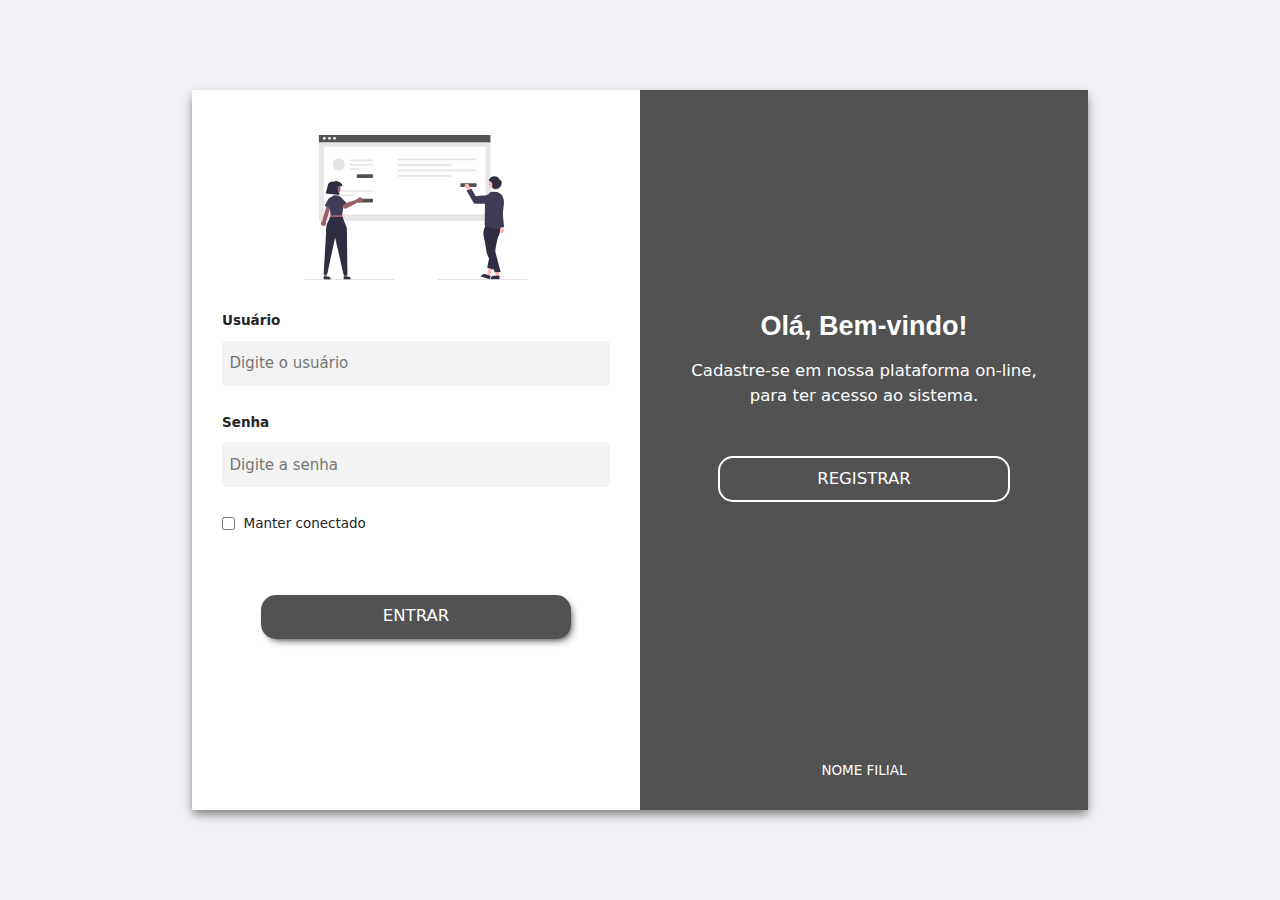
<file: Index.html>
<!DOCTYPE html>
<html lang="en">
    <head>
        <meta charset="UTF-8">
        <meta http-equiv="X-UA-Compatible" content="IE=edge">
        <meta name="viewport" content="width=device-width, initial-scale=1.0">
        <link rel="icon" href="wwwroot/images/icon.svg" type="image/png">

        <title> Nome Empresa | Login </title>

        <meta name="viewport" content="width=device-width, initial-scale=1">
        <link rel="stylesheet" href="https://www.w3schools.com/w3css/4/w3.css">

        <link href="wwwroot/css/index.css" rel="stylesheet" type="text/css" ></link>
        <link href="wwwroot/style.css" rel="stylesheet" type="text/css" ></link>

        <script src="wwwroot/js/index.js"></script>
        <script src="wwwroot/custom.js"></script>

        <script src="controllers/indexController.js"></script>
    </head>

    <body>
        <div class="container class-main">
            <div class="content">
                <div class="w-50">
                    <div class="main-login">
                        <div class="container-logar">
                            <img src="wwwroot/images/logo.svg" class="h-100" alt="">
                        </div>
                        <div class="h-75 mt-4"> 
                            <div class="label"> Usuário </div>
                            <input type="text" id="EMAIL_TEXT" class="input-text" placeholder="Digite o usuário">
        
                            <div class="label"> Senha </div>
                            <input type="password" id="SENHA_TEXT" class="input-text" placeholder="Digite a senha">
        
                            <div class="links-login"> 
                                <div class="manter-conectado"> &nbsp; Manter conectado <input type="checkbox"> </div>
                            </div>
                            <div class="container-logar">
                                <div class="btn-sim-unico" onclick="realizaLogin()"> ENTRAR </div>
                            </div>
                            
                        </div>
                    </div>
                </div>
                <div class="container-red">
                    <div class="container-main-registrar">
                        <div class="boas-vindas"> 
                            Olá, Bem-vindo!
                        </div>
                        <div class="text-boas-vindas"> Cadastre-se em nossa plataforma on-line, para ter acesso ao sistema.</div>
                        <div class="container-logar">
                            <div class="btn-registrar"> REGISTRAR </div>
                        </div>
                    </div>
                    <div class="container-filial-logada">
                        <a id="FILIAL_LOGADA" title="Alterar Empresa"> NOME FILIAL </a>
                    </div>
                </div>
            </div>
        </div>
    </body>
</html>
</file>
<file: wwwroot/css/index.css>
.container-main{
    display:flex; 
    height: 100%;
}

.container-imagem{
    width: 70%;
    height: 100%;
}

.container-login{
    width: 30%;
    height: 100%;
    background: #ccc;
}

.select-filial{
    padding: 0.5em;
    cursor: pointer;
    height: 50px;
    width: 100%;
    border-radius: 4px;
    background: #f0f0f0;
    border: none;
}

.input-text{
    height: 35px;
    padding: 1.5em 0.5em;
    width: 100%;
    margin-bottom: 1.75em;
    border-radius: 4px;
    border: none;
    background: #f3f3f3;
}

.main-login{
    height: 100%;
    display: flex;
    flex-direction: column;
    justify-content: space-between;
    padding: 2em;
}

.container-filial-logada{
    display: flex;
    justify-content: center;
    width: 100%;
}

#FILIAL_LOGADA{
    cursor: pointer;
    color: #444444 !important;
    font-weight: 500;
    font-size: .9em;
}

.manter-conectado{
    font-size: .9em;
    display: flex;
    align-self: center;
    flex-direction: row-reverse;
    justify-content: flex-end;
    cursor: pointer;
    color: #242424;
}

.esqueci-senha{
    margin-top: .2em;
    text-align: center;
    font-size: 1.2em;
    font-weight: 500;
    color: #444444;
    cursor: pointer;
}

.links-login{
    display: flex;
    justify-content: space-between;
}

.confirma-filial{
    display: flex;
    justify-content: center;
}

.content-login {
    position: relative;
    height: 100vh;
}

.content {
    position: absolute;
    top: 50%;
    left: 50%;
    transform: translate(-50%, -50%);
    box-shadow: 0px 5px 10px -1px #767676;
    width: 70%;
    background: white;
    height: 80%;
    display: flex;
    justify-content: space-between;
}

.container-red{
    width: 50%;
    background: #525252;
    display: flex;
    justify-content: space-between;
    height: 100%;
    align-items: end;
    padding: 2em;
    flex-direction: column-reverse;
}

.label{
    margin-bottom: 0.75em !important;
    font-size: .9em !important;
}

.container-entrar{
    text-align: center;
    font-size: 2.5em;
    font-weight: 500;
    color: #44444a;
    height: auto;
    border-bottom: 3px solid #44444a;
    width: 60%;
}

.btn-sim-unico{
    margin-top: 2em !important;
    width: 80%;
    font-weight: 400;
    padding: .6em 2em;
}

.container-logar{
    display: flex;
    align-items: center;
    width: 100%;
    justify-content: center;
    flex-direction: column;
    height: 22%;
    margin-top: 1em;
}

#FILIAL_LOGADA{
    color: white !important;
    text-align: center;
}

.container-main-registrar{
    align-self: center;
    position: absolute;
    top: 30%;
    text-align: center;
    display: flex;
    flex-direction: column;
    align-items: center;
}

.boas-vindas{
    font-size: 1.8em;
    color: white;
    font-weight: 700;
    font-family: sans-serif;
}

.text-boas-vindas{
    font-size: 1.1em;
    color: white;
    margin-top: 0.75em;
    width: 80%;
    font-weight: 400;
}

.btn-registrar{
    border: 2px solid white;
    box-shadow: none;
    width: 65%;
    font-weight: 400;
    font-size: 1.1em;
    cursor: pointer;
    text-align: center;
    background: #525252;
    padding: 0.5em;
    border-radius: 15px;
    color: #ffffff;
    margin-top: 2em;
}

.btn-registrar:hover{
    background: #7a7a7a !important
}

.text-registrar-usuario{
    margin: 1em;
    text-align: center;
    width: 65%;
    font-weight: 500;
}

.container-registrar-usuario{
    display: flex;
    justify-content: center;
}
</file>
<file: wwwroot/style.css>
body{
    margin: 0;
    height: calc(100vh - 0px);
    font-family: system-ui;
    background: #f0f2f5;
}

.w-50 {
    width: 50%;
}

.h-100 {
    height: 100%;
}

.h-75{
    height: 75%;
}

.h-50{
    height: 50%;
}

.label{
    margin-bottom: 0.5em;
    color: #242424;
    font-weight: 600;
    font-size: .85em;
}

.btn-sim-unico{
    margin-top: 4em;
    text-align: center;
    background: #525252;
    padding: 0.6em;
    border-radius: 15px;
    color: #ffffff;
    font-weight: 700;
    font-size: 1.1em;
    cursor: pointer;
    width: 80%;
    box-shadow: 3px 4px 9px -4px black;
    font-weight: 400;
}

.mt-2{
    margin-top: .5em;
}

.mt-3{
    margin-top: 1em;
}

.mt-4{
    margin-top: 2em;
}

textarea:focus, input:focus {
    box-shadow: 0 0 0 0 !important;
    outline: 0 !important;
}

html{
overflow: hidden;
}

.d-flex{
display: flex;
}

.alert-error {
    padding: 12px 16px;
    background-color: #cb1e1a;
    color: white;
    position: fixed;
    bottom: 20px;
    left: 50%;
    transform: translateX(-50%);
    border-radius: 5px;
    min-width: 45%;
    box-shadow: 3px 4px 9px -4px black;
    transition: opacity 0.5s;
}

.alert-sucess {
    padding: 12px 16px;
    background-color: #159a15;
    color: white;
    position: fixed;
    bottom: 20px;
    left: 50%;
    transform: translateX(-50%);
    border-radius: 5px;
    min-width: 45%;
    box-shadow: 3px 4px 9px -4px black;
    transition: opacity 0.75s;
}

.loader {
    position: absolute;
    left: 50%;
    top: 50%;
    z-index: 1;
    width: 75px;
    height: 75px;
    margin: -76px 0 0 -76px;
    border: 16px solid white;
    border-radius: 50%;
    border-top: 16px solid #525252;
    -webkit-animation: spin 2s linear infinite;
    animation: spin .75s linear infinite;
}
    
@-webkit-keyframes spin {
    0% { -webkit-transform: rotate(0deg); }
    100% { -webkit-transform: rotate(360deg); }
}

@keyframes spin {
    0% { transform: rotate(0deg); }
    100% { transform: rotate(360deg); }
}

.animate-bottom {
    position: relative;
    -webkit-animation-name: animatebottom;
    -webkit-animation-duration: 1s;
    animation-name: animatebottom;
    animation-duration: 1s
}

@-webkit-keyframes animatebottom {
    from { bottom:-100px; opacity:0 } 
    to { bottom:0px; opacity:1 }
}

@keyframes animatebottom { 
    from{ bottom:-100px; opacity:0 } 
    to{ bottom:0; opacity:1 }
}
  
button{
    border: none;
}

.w3-teal, .w3-display-topright{
    background: #525252 !important;
    border-radius: 15px 15px 0 0 !important;
}

.w3-display-topright:hover{
    background-color: transparent !important;
}

.w3-teal h2{
    font-size: 1.4em !important;
}

.w3-modal-content {
    width: auto;
    min-width: 30%;
    border-radius: 15px !important;
    position: fixed;
    top: 50%;
    left: 50%;
    transform: translate(-50%, -50%);
}

.container-button{
    display: flex;
    justify-content: center;
}

.modal-main{
    padding: 2em !important;
}

.container-form-duplo{
    display: flex;
    align-items: center;
    margin-bottom: 1em;
    gap: 1em;
}

.d-none{
    display: none !important;
}

.w3-container {
    padding: 0.4em 16px;
}
  
.w3-modal{
    background-color: rgb(0 0 0 / 55%);
}
  
input:disabled {
    opacity: .5;
}

@media only screen and (max-width: 700px) {
    .class-main, .w3-modal {
      display: none !important;
    }
}
  
@media only screen and (max-height: 535px) {
    .class-main, .w3-modal {
        display: none !important;
    }
}

.text-notfound{
    font-size: 1.2em;
    font-weight: 400;
    margin-top: 0.75em;
}

.container-notfound{
    display: flex;
    align-items: center;
    height: 90%;
    justify-content: center;
    flex-direction: column;
}

.gridjs-container{
    height: 100% !important;
    box-shadow: 0px 5px 5px -1px #c6c6c6;
    border-radius: 8px;
    background: white;
}

.datagrid-container{
    height: 95%;
    margin-top: 1em;
}

.gridjs-tr{
    border-bottom: 1px solid #ebebeb !important;
    border-top: 1px solid #e7e7e7 !important;
}

.gridjs-wrapper{
    background: white !important;
    box-shadow: none !important;
    border-radius: 0 !important;
    height: calc(100vh - 265px) !important;
}

.gridjs-input{
    background: none !important;
    border: none !important;
    border-bottom: 1px solid #ccc !important;
    border-radius: 0 !important;
}

.gridjs-head{
    background: white !important; 
    margin: 0 !important;
    border-radius: 8px 8px 0 0 !important;
    padding: 8px 15px 13px !important;
}

.gridjs-footer{
    box-shadow: none !important;
}

.gridjs-head{
    display: flex !important;
    flex-direction: row-reverse !important;
    justify-content: space-between !important;
    width: 100% !important;
    align-items: center !important;
}

.gridjs-search{
    width: 50% !important;
    text-align: end !important;
    display: flex;
    align-items: center;
    justify-content: end;
    flex-direction: row-reverse;
    gap: 0.25em;
    color: #6b7280;
}

.gridjs-title{
    width: 50%;
    color: #6b7280;
    font-weight: 500;
    font-size: 1.1em;
    margin-left: 0.5em;
    display: flex;
    align-items: center;
    flex-direction: row-reverse;
    justify-content: flex-end;
    gap: 0.75em;
}

::-webkit-scrollbar {
    width: 5px !important;
    height: 5px !important;
}

::-webkit-scrollbar-thumb {
    background: #888 !important;
}

.gridjs-th{
    width: auto !important;
}

.gridjs-btn{
    margin-right: 1.5em;
    background: #525252;
    padding: 0.75em 0.85em;
    border-radius: 4px;
    color: white;
    text-transform: uppercase;
    font-size: .9em;
    font-weight: 500;
    cursor: pointer;
    display: flex;
    align-items: center;
    flex-direction: row-reverse;
    gap: 0.75em;
}

.gridjs-btn-icon{
    margin-right: 1.5em;
    cursor: pointer;
    font-size: 1.2em;
}
</file>
